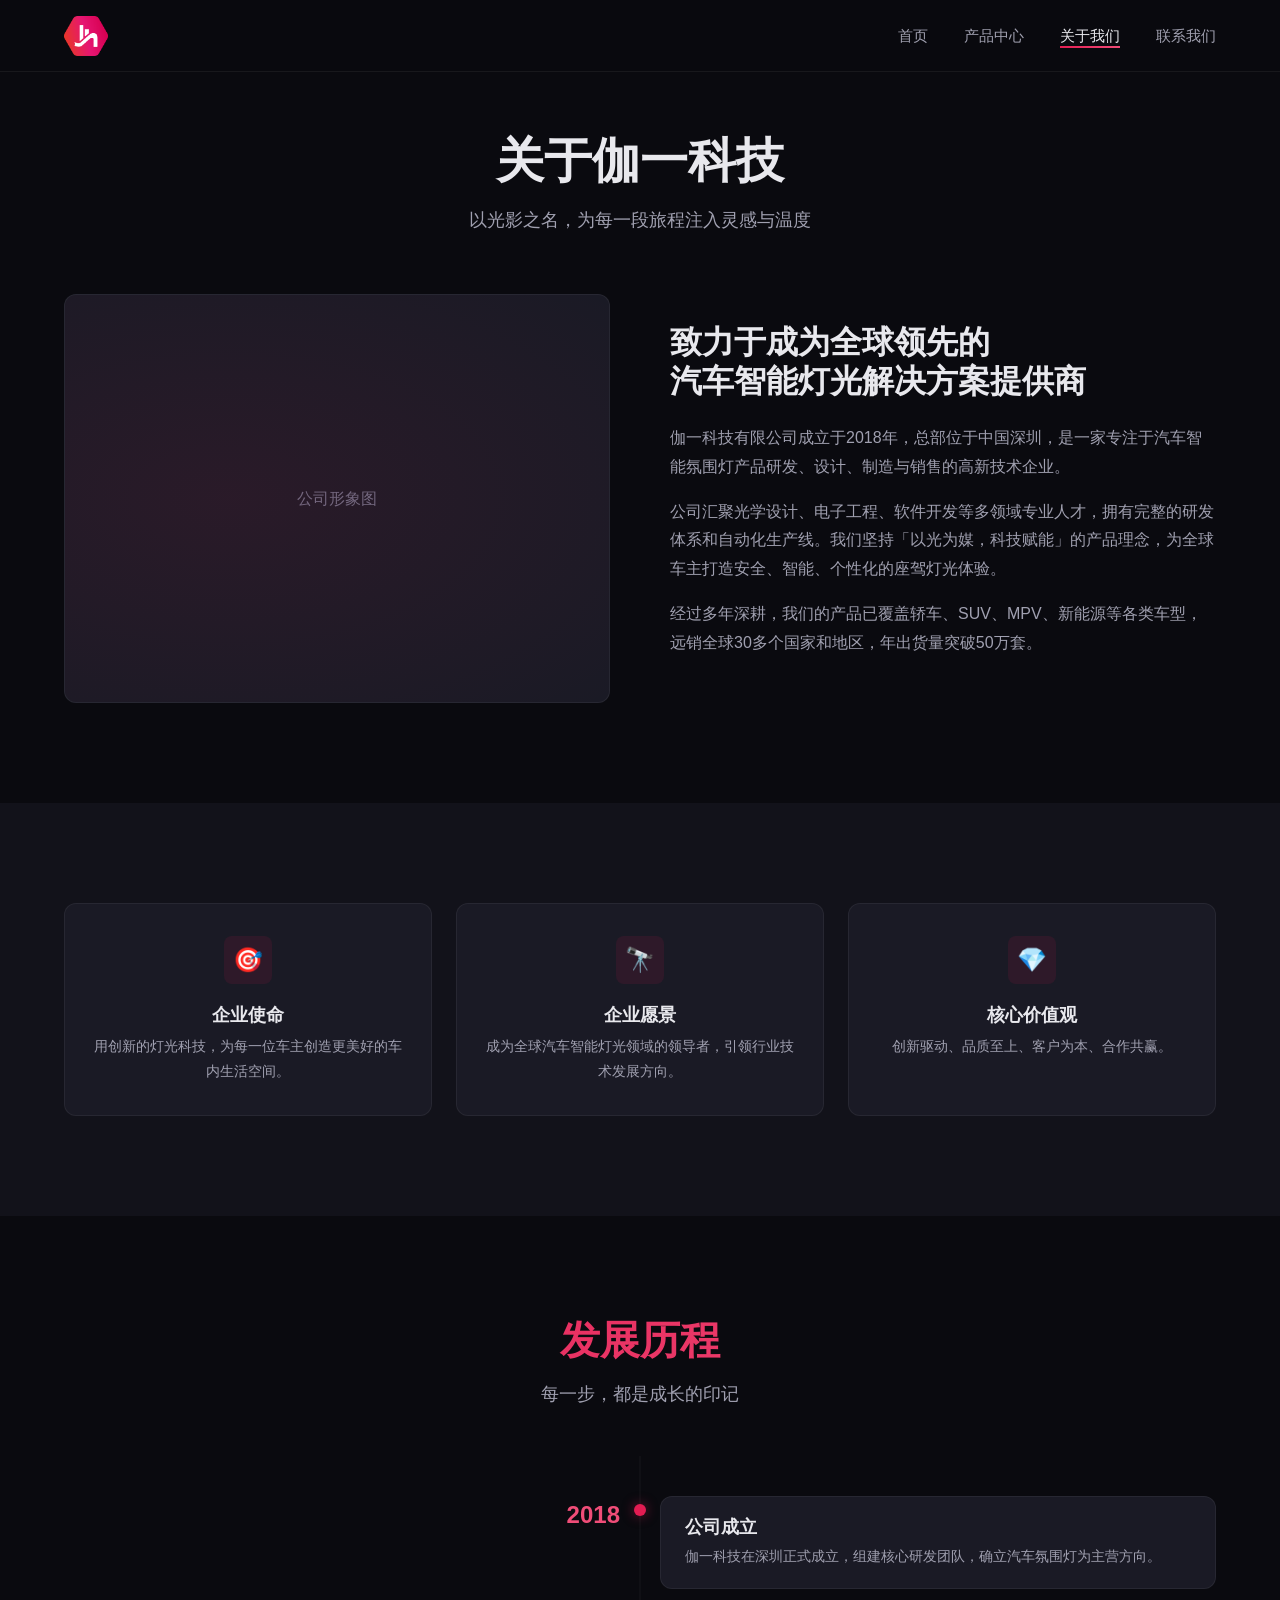
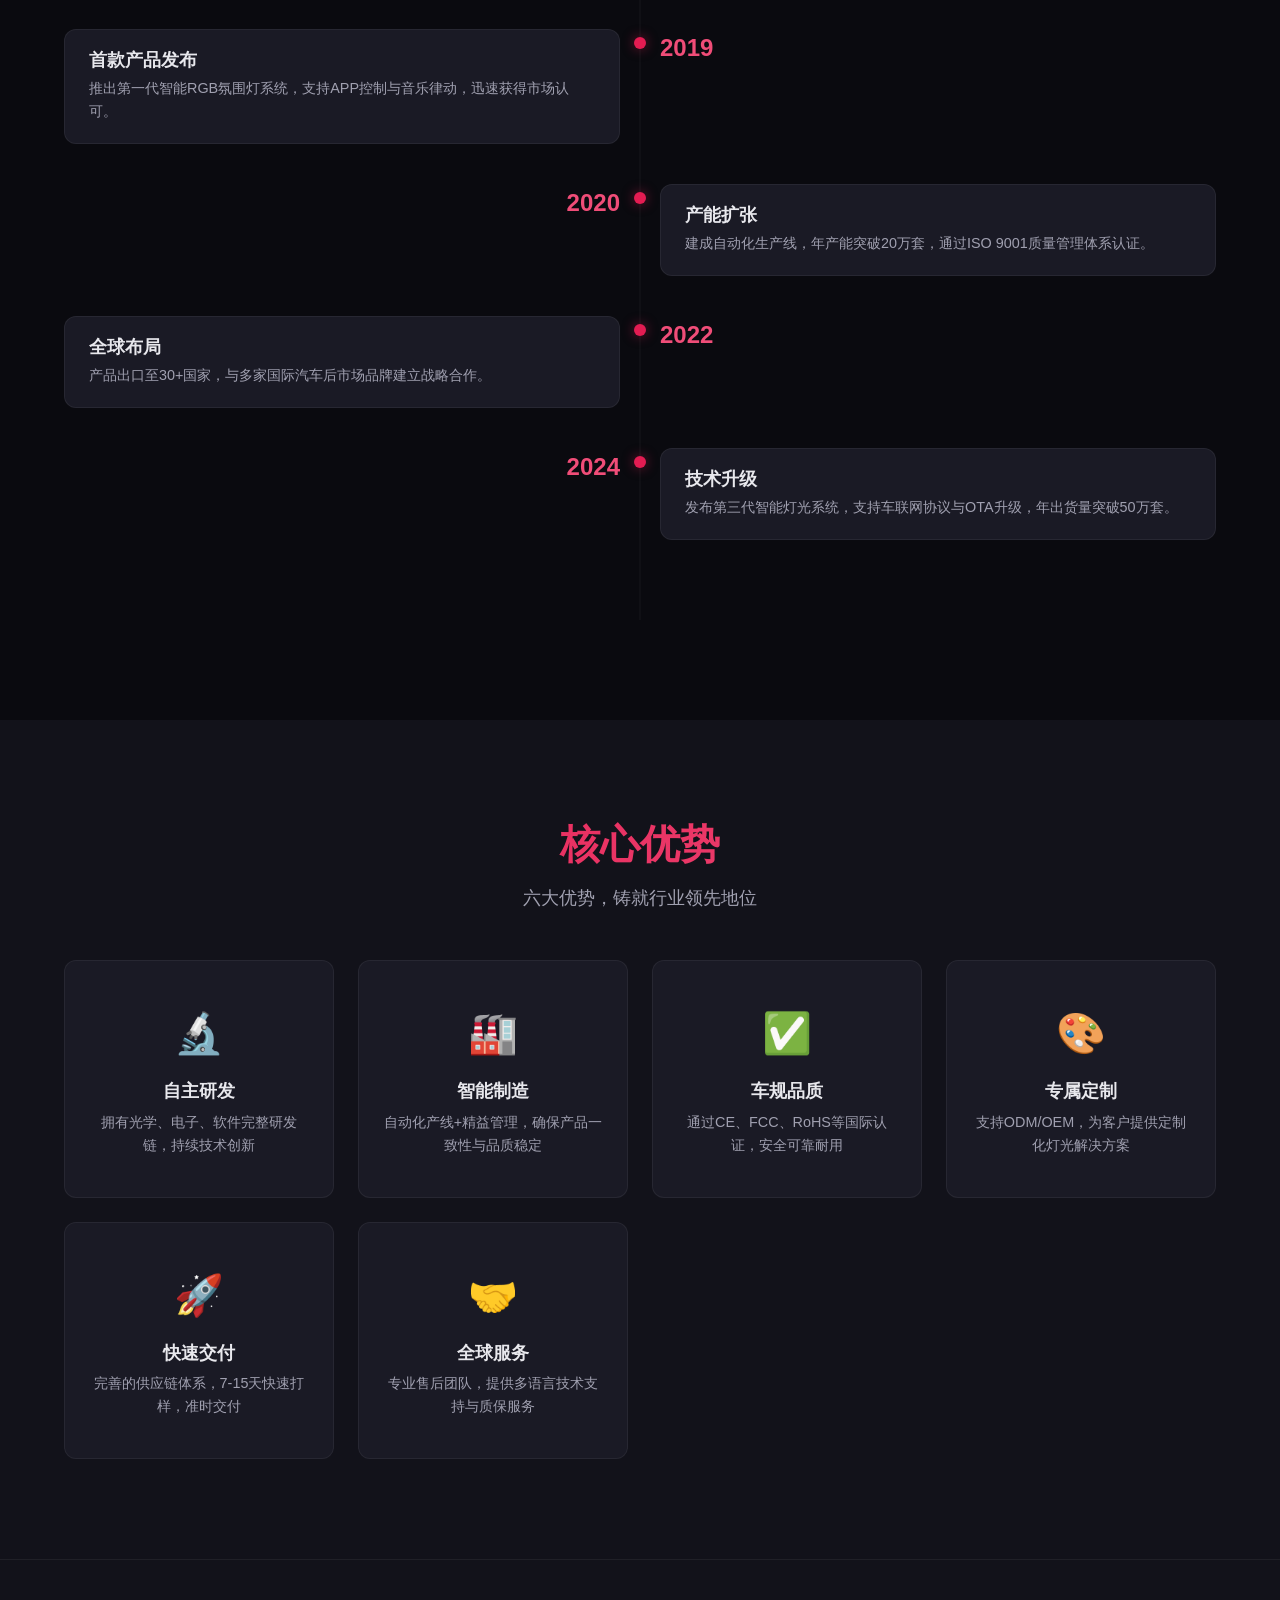
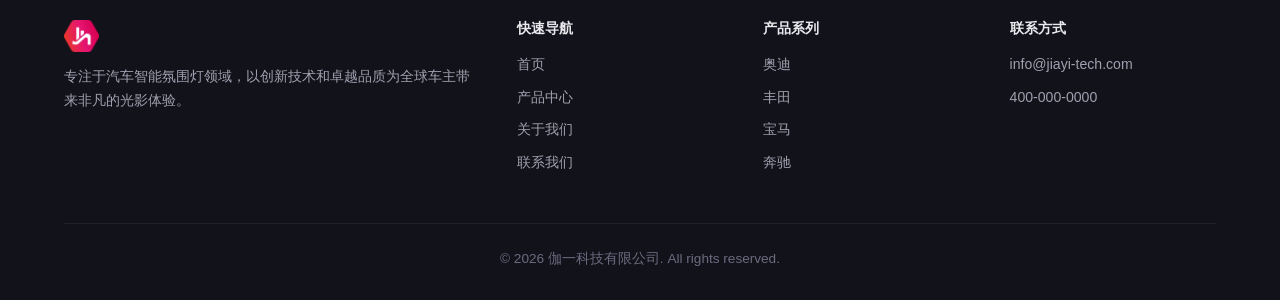
<file: about.html>
<!DOCTYPE html>
<html lang="zh-CN" style="color-scheme: dark;">
<head>
  <meta charset="UTF-8">
  <meta name="viewport" content="width=device-width, initial-scale=1.0">
  <meta name="theme-color" content="#0a0a0f">
  <title>关于我们 — 伽一科技</title>
  <meta name="description" content="了解伽一科技的发展历程、企业愿景和核心优势。我们专注汽车智能氛围灯领域，以技术创新驱动行业发展。">
  <link rel="stylesheet" href="css/style.css">
</head>
<body>

  <header class="header">
    <div class="container">
      <a href="index.html" class="logo"><img src="images/jh-logo.png" alt="伽一科技" height="40"></a>
      <nav>
        <ul class="nav-links">
          <li><a href="index.html">首页</a></li>
          <li><a href="products.html">产品中心</a></li>
          <li><a href="about.html">关于我们</a></li>
          <li><a href="contact.html">联系我们</a></li>
        </ul>
      </nav>
      <button class="menu-toggle" aria-label="菜单">
        <span></span><span></span><span></span>
      </button>
    </div>
  </header>

  <!-- About Hero -->
  <section class="about-hero">
    <div class="container reveal">
      <h1>关于伽一科技</h1>
      <p>以光影之名，为每一段旅程注入灵感与温度</p>
    </div>
  </section>

  <!-- Company Intro -->
  <section class="section" style="padding-top: 0;">
    <div class="container">
      <div class="about-content reveal">
        <div class="about-image"><div class="about-placeholder">公司形象图</div></div>
        <div class="about-text">
          <h2>致力于成为全球领先的<br>汽车智能灯光解决方案提供商</h2>
          <p>伽一科技有限公司成立于2018年，总部位于中国深圳，是一家专注于汽车智能氛围灯产品研发、设计、制造与销售的高新技术企业。</p>
          <p>公司汇聚光学设计、电子工程、软件开发等多领域专业人才，拥有完整的研发体系和自动化生产线。我们坚持「以光为媒，科技赋能」的产品理念，为全球车主打造安全、智能、个性化的座驾灯光体验。</p>
          <p>经过多年深耕，我们的产品已覆盖轿车、SUV、MPV、新能源等各类车型，远销全球30多个国家和地区，年出货量突破50万套。</p>
        </div>
      </div>
    </div>
  </section>

  <!-- Vision & Mission -->
  <section class="section" style="background: var(--color-bg-secondary);">
    <div class="container">
      <div class="features-grid">
        <div class="feature-card reveal" style="text-align: center;">
          <div class="icon" style="margin-inline: auto;">🎯</div>
          <h3>企业使命</h3>
          <p>用创新的灯光科技，为每一位车主创造更美好的车内生活空间。</p>
        </div>
        <div class="feature-card reveal" style="text-align: center;">
          <div class="icon" style="margin-inline: auto;">🔭</div>
          <h3>企业愿景</h3>
          <p>成为全球汽车智能灯光领域的领导者，引领行业技术发展方向。</p>
        </div>
        <div class="feature-card reveal" style="text-align: center;">
          <div class="icon" style="margin-inline: auto;">💎</div>
          <h3>核心价值观</h3>
          <p>创新驱动、品质至上、客户为本、合作共赢。</p>
        </div>
      </div>
    </div>
  </section>

  <!-- Timeline -->
  <section class="section">
    <div class="container">
      <h2 class="section-title reveal">发展历程</h2>
      <p class="section-subtitle reveal">每一步，都是成长的印记</p>
      <div class="timeline reveal">
        <div class="timeline-item">
          <div class="timeline-year">2018</div>
          <div class="timeline-dot"></div>
          <div class="timeline-content">
            <h3>公司成立</h3>
            <p>伽一科技在深圳正式成立，组建核心研发团队，确立汽车氛围灯为主营方向。</p>
          </div>
        </div>
        <div class="timeline-item">
          <div class="timeline-year">2019</div>
          <div class="timeline-dot"></div>
          <div class="timeline-content">
            <h3>首款产品发布</h3>
            <p>推出第一代智能RGB氛围灯系统，支持APP控制与音乐律动，迅速获得市场认可。</p>
          </div>
        </div>
        <div class="timeline-item">
          <div class="timeline-year">2020</div>
          <div class="timeline-dot"></div>
          <div class="timeline-content">
            <h3>产能扩张</h3>
            <p>建成自动化生产线，年产能突破20万套，通过ISO 9001质量管理体系认证。</p>
          </div>
        </div>
        <div class="timeline-item">
          <div class="timeline-year">2022</div>
          <div class="timeline-dot"></div>
          <div class="timeline-content">
            <h3>全球布局</h3>
            <p>产品出口至30+国家，与多家国际汽车后市场品牌建立战略合作。</p>
          </div>
        </div>
        <div class="timeline-item">
          <div class="timeline-year">2024</div>
          <div class="timeline-dot"></div>
          <div class="timeline-content">
            <h3>技术升级</h3>
            <p>发布第三代智能灯光系统，支持车联网协议与OTA升级，年出货量突破50万套。</p>
          </div>
        </div>
      </div>
    </div>
  </section>

  <!-- Advantages -->
  <section class="section" style="background: var(--color-bg-secondary);">
    <div class="container">
      <h2 class="section-title reveal">核心优势</h2>
      <p class="section-subtitle reveal">六大优势，铸就行业领先地位</p>
      <div class="advantages-grid reveal">
        <div class="advantage-card">
          <div class="icon">🔬</div>
          <h3>自主研发</h3>
          <p>拥有光学、电子、软件完整研发链，持续技术创新</p>
        </div>
        <div class="advantage-card">
          <div class="icon">🏭</div>
          <h3>智能制造</h3>
          <p>自动化产线+精益管理，确保产品一致性与品质稳定</p>
        </div>
        <div class="advantage-card">
          <div class="icon">✅</div>
          <h3>车规品质</h3>
          <p>通过CE、FCC、RoHS等国际认证，安全可靠耐用</p>
        </div>
        <div class="advantage-card">
          <div class="icon">🎨</div>
          <h3>专属定制</h3>
          <p>支持ODM/OEM，为客户提供定制化灯光解决方案</p>
        </div>
        <div class="advantage-card">
          <div class="icon">🚀</div>
          <h3>快速交付</h3>
          <p>完善的供应链体系，7-15天快速打样，准时交付</p>
        </div>
        <div class="advantage-card">
          <div class="icon">🤝</div>
          <h3>全球服务</h3>
          <p>专业售后团队，提供多语言技术支持与质保服务</p>
        </div>
      </div>
    </div>
  </section>

  <!-- Footer -->
  <footer class="footer">
    <div class="container">
      <div class="footer-grid">
        <div class="footer-brand">
          <h3><img src="images/jh-logo.png" alt="伽一科技" height="32"></h3>
          <p>专注于汽车智能氛围灯领域，以创新技术和卓越品质为全球车主带来非凡的光影体验。</p>
        </div>
        <div class="footer-col">
          <h4>快速导航</h4>
          <a href="index.html">首页</a>
          <a href="products.html">产品中心</a>
          <a href="about.html">关于我们</a>
          <a href="contact.html">联系我们</a>
        </div>
        <div class="footer-col">
          <h4>产品系列</h4>
          <a href="products.html?filter=奥迪">奥迪</a>
          <a href="products.html?filter=丰田">丰田</a>
          <a href="products.html?filter=宝马">宝马</a>
          <a href="products.html?filter=奔驰">奔驰</a>
        </div>
        <div class="footer-col">
          <h4>联系方式</h4>
          <a href="mailto:info@jiayi-tech.com">info@jiayi-tech.com</a>
          <a href="tel:400-000-0000">400-000-0000</a>
        </div>
      </div>
      <div class="footer-bottom">
        <p>&copy; 2026 伽一科技有限公司. All rights reserved.</p>
      </div>
    </div>
  </footer>

  <script src="js/main.js"></script>
</body>
</html>
</file>
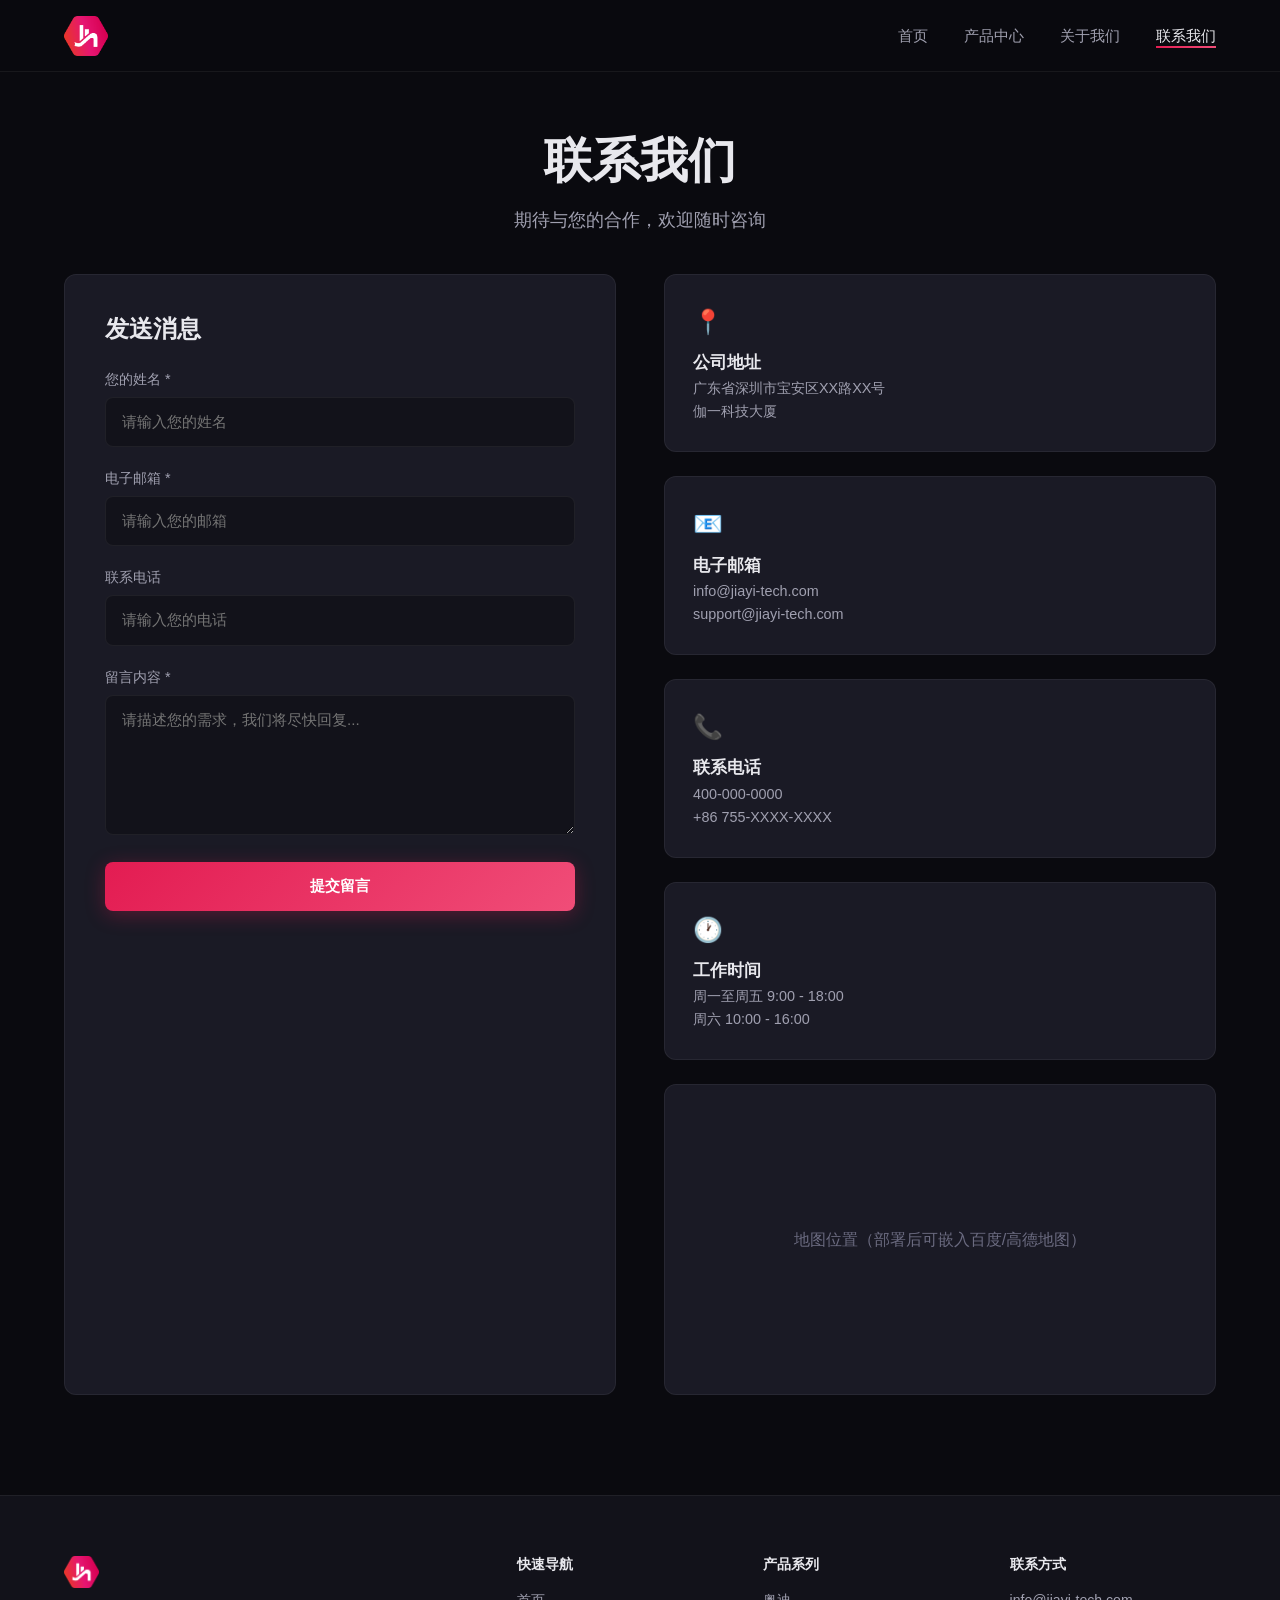
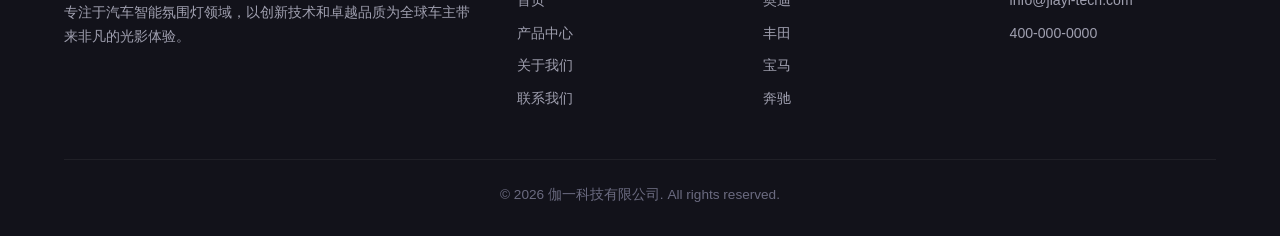
<file: contact.html>
<!DOCTYPE html>
<html lang="zh-CN" style="color-scheme: dark;">
<head>
  <meta charset="UTF-8">
  <meta name="viewport" content="width=device-width, initial-scale=1.0">
  <meta name="theme-color" content="#0a0a0f">
  <title>联系我们 — 伽一科技</title>
  <meta name="description" content="联系伽一科技，获取汽车氛围灯产品咨询、报价和售后服务。">
  <link rel="stylesheet" href="css/style.css">
</head>
<body>

  <header class="header">
    <div class="container">
      <a href="index.html" class="logo"><img src="images/jh-logo.png" alt="伽一科技" height="40"></a>
      <nav>
        <ul class="nav-links">
          <li><a href="index.html">首页</a></li>
          <li><a href="products.html">产品中心</a></li>
          <li><a href="about.html">关于我们</a></li>
          <li><a href="contact.html">联系我们</a></li>
        </ul>
      </nav>
      <button class="menu-toggle" aria-label="菜单">
        <span></span><span></span><span></span>
      </button>
    </div>
  </header>

  <section class="contact-hero">
    <div class="container reveal">
      <h1>联系我们</h1>
      <p>期待与您的合作，欢迎随时咨询</p>
    </div>
  </section>

  <section class="section" style="padding-top: 0;">
    <div class="container">
      <div class="contact-grid">

        <!-- Contact Form -->
        <div class="contact-form reveal">
          <h2>发送消息</h2>
          <form>
            <div class="form-group">
              <label for="name">您的姓名 *</label>
              <input type="text" id="name" name="name" placeholder="请输入您的姓名" required>
            </div>
            <div class="form-group">
              <label for="email">电子邮箱 *</label>
              <input type="email" id="email" name="email" placeholder="请输入您的邮箱" required>
            </div>
            <div class="form-group">
              <label for="phone">联系电话</label>
              <input type="tel" id="phone" name="phone" placeholder="请输入您的电话">
            </div>
            <div class="form-group">
              <label for="message">留言内容 *</label>
              <textarea id="message" name="message" placeholder="请描述您的需求，我们将尽快回复..." required></textarea>
            </div>
            <button type="submit" class="btn btn-primary" style="width: 100%;">提交留言</button>
          </form>
        </div>

        <!-- Contact Info -->
        <div class="contact-info-side reveal">
          <div class="contact-info-card">
            <div class="icon">📍</div>
            <h3>公司地址</h3>
            <p>广东省深圳市宝安区XX路XX号<br>伽一科技大厦</p>
          </div>

          <div class="contact-info-card">
            <div class="icon">📧</div>
            <h3>电子邮箱</h3>
            <p>info@jiayi-tech.com<br>support@jiayi-tech.com</p>
          </div>

          <div class="contact-info-card">
            <div class="icon">📞</div>
            <h3>联系电话</h3>
            <p>400-000-0000<br>+86 755-XXXX-XXXX</p>
          </div>

          <div class="contact-info-card">
            <div class="icon">🕐</div>
            <h3>工作时间</h3>
            <p>周一至周五 9:00 - 18:00<br>周六 10:00 - 16:00</p>
          </div>

          <div class="map-placeholder">
            地图位置（部署后可嵌入百度/高德地图）
          </div>
        </div>

      </div>
    </div>
  </section>

  <!-- Footer -->
  <footer class="footer">
    <div class="container">
      <div class="footer-grid">
        <div class="footer-brand">
          <h3><img src="images/jh-logo.png" alt="伽一科技" height="32"></h3>
          <p>专注于汽车智能氛围灯领域，以创新技术和卓越品质为全球车主带来非凡的光影体验。</p>
        </div>
        <div class="footer-col">
          <h4>快速导航</h4>
          <a href="index.html">首页</a>
          <a href="products.html">产品中心</a>
          <a href="about.html">关于我们</a>
          <a href="contact.html">联系我们</a>
        </div>
        <div class="footer-col">
          <h4>产品系列</h4>
          <a href="products.html?filter=奥迪">奥迪</a>
          <a href="products.html?filter=丰田">丰田</a>
          <a href="products.html?filter=宝马">宝马</a>
          <a href="products.html?filter=奔驰">奔驰</a>
        </div>
        <div class="footer-col">
          <h4>联系方式</h4>
          <a href="mailto:info@jiayi-tech.com">info@jiayi-tech.com</a>
          <a href="tel:400-000-0000">400-000-0000</a>
        </div>
      </div>
      <div class="footer-bottom">
        <p>&copy; 2026 伽一科技有限公司. All rights reserved.</p>
      </div>
    </div>
  </footer>

  <script src="js/main.js"></script>
</body>
</html>
</file>
<file: css/style.css>
/* ===== CSS Custom Properties ===== */
:root {
  --color-bg: #0a0a0f;
  --color-bg-secondary: #12121a;
  --color-bg-card: #1a1a25;
  --color-bg-card-hover: #222230;
  --color-text: #e8e8ed;
  --color-text-secondary: #a0a0b0;
  --color-text-muted: #6b6b80;
  --color-primary: #e31c52;
  --color-primary-light: #f04d78;
  --color-primary-dark: #b8123e;
  --color-primary-glow: rgba(227, 28, 82, 0.3);
  --color-border: rgba(255, 255, 255, 0.06);
  --color-gradient-1: linear-gradient(135deg, #e31c52, #f04d78);
  --color-gradient-2: linear-gradient(135deg, #e31c52, #b8123e);
  --color-gradient-3: linear-gradient(135deg, #1a1a25, #12121a);
  --font-sans: -apple-system, BlinkMacSystemFont, "Segoe UI", "PingFang SC", "Microsoft YaHei", sans-serif;
  --max-width: 1200px;
  --header-height: 72px;
  --radius: 12px;
  --radius-sm: 8px;
  --shadow-card: 0 1px 2px rgba(0,0,0,0.4), 0 4px 16px rgba(0,0,0,0.3);
  --shadow-glow: 0 0 40px rgba(227, 28, 82, 0.15), 0 0 80px rgba(227, 28, 82, 0.05);
  --transition: 0.3s background, 0.3s color, 0.3s border-color, 0.3s transform, 0.3s box-shadow, 0.3s opacity;
}

/* ===== Reset ===== */
*, *::before, *::after { box-sizing: border-box; margin: 0; padding: 0; }

html { scroll-behavior: smooth; }

body {
  font-family: var(--font-sans);
  background: var(--color-bg);
  color: var(--color-text);
  line-height: 1.6;
  -webkit-font-smoothing: antialiased;
  overflow-x: hidden;
}

img { max-width: 100%; display: block; }
a { color: inherit; text-decoration: none; }
ul { list-style: none; }
button { cursor: pointer; font: inherit; border: none; background: none; color: inherit; }

/* ===== Typography ===== */
h1, h2, h3, h4 { line-height: 1.2; font-weight: 700; }

.section-title {
  font-size: 2.5rem;
  text-align: center;
  margin-bottom: 1rem;
  background: var(--color-gradient-1);
  -webkit-background-clip: text;
  -webkit-text-fill-color: transparent;
  background-clip: text;
}

.section-subtitle {
  text-align: center;
  color: var(--color-text-secondary);
  font-size: 1.1rem;
  margin-bottom: 3rem;
  max-width: 600px;
  margin-inline: auto;
}

/* ===== Container ===== */
.container {
  max-width: var(--max-width);
  margin: 0 auto;
  padding: 0 24px;
}

/* ===== Header / Navigation ===== */
.header {
  position: fixed;
  top: 0;
  left: 0;
  right: 0;
  z-index: 1000;
  height: var(--header-height);
  background: rgba(10, 10, 15, 0.85);
  backdrop-filter: blur(12px);
  -webkit-backdrop-filter: blur(12px);
  border-bottom: 1px solid var(--color-border);
  transition: background var(--transition);
}

.header .container {
  display: flex;
  align-items: center;
  justify-content: space-between;
  height: 100%;
}

.logo {
  display: flex;
  align-items: center;
}

.logo img {
  display: block;
  height: 40px;
  width: auto;
}

.nav-links {
  display: flex;
  gap: 36px;
}

.nav-links a {
  font-size: 0.95rem;
  color: var(--color-text-secondary);
  transition: color var(--transition);
  position: relative;
}

.nav-links a::after {
  content: '';
  position: absolute;
  bottom: -4px;
  left: 0;
  width: 0;
  height: 2px;
  background: var(--color-gradient-1);
  transition: width var(--transition);
}

.nav-links a:hover,
.nav-links a.active { color: var(--color-text); }

.nav-links a:hover::after,
.nav-links a.active::after { width: 100%; }

/* Mobile menu button */
.menu-toggle {
  display: none;
  flex-direction: column;
  gap: 5px;
  padding: 4px;
  cursor: pointer;
}

.menu-toggle span {
  display: block;
  width: 24px;
  height: 2px;
  background: var(--color-text);
  transition: var(--transition);
}

.menu-toggle.active span:nth-child(1) { transform: rotate(45deg) translate(5px, 5px); }
.menu-toggle.active span:nth-child(2) { opacity: 0; }
.menu-toggle.active span:nth-child(3) { transform: rotate(-45deg) translate(5px, -5px); }

/* ===== Buttons ===== */
.btn {
  display: inline-flex;
  align-items: center;
  justify-content: center;
  padding: 12px 28px;
  border-radius: var(--radius-sm);
  font-weight: 600;
  font-size: 0.95rem;
  transition: var(--transition);
  gap: 8px;
}

.btn-primary {
  background: var(--color-gradient-1);
  color: #fff;
  box-shadow: 0 4px 20px rgba(227, 28, 82, 0.3);
}

.btn-primary:hover {
  transform: translateY(-2px);
  box-shadow: 0 6px 30px rgba(227, 28, 82, 0.45);
}

.btn-outline {
  border: 1px solid rgba(255,255,255,0.2);
  color: var(--color-text);
}

.btn-outline:hover {
  border-color: var(--color-primary);
  background: rgba(227, 28, 82, 0.1);
}

/* ===== Section Spacing ===== */
.section {
  padding: 100px 0;
}

/* ===== Hero ===== */
.hero {
  min-height: 100vh;
  display: flex;
  align-items: center;
  position: relative;
  overflow: hidden;
  padding-top: var(--header-height);
  background: url('../images/hero-poster.jpg') center/cover no-repeat;
}

/* Video background (optional, overlays the poster image) */
.hero-video {
  position: absolute;
  top: 0;
  left: 0;
  width: 100%;
  height: 100%;
  object-fit: cover;
  pointer-events: none;
  z-index: 0;
}

/* Ambient light animation overlay */
.hero::before {
  content: '';
  position: absolute;
  inset: 0;
  background:
    radial-gradient(ellipse 40% 50% at 30% 50%, rgba(227, 28, 82, 0.2), transparent 60%),
    radial-gradient(ellipse 30% 40% at 70% 40%, rgba(227, 28, 82, 0.12), transparent 60%),
    radial-gradient(ellipse 50% 40% at 60% 70%, rgba(240, 77, 120, 0.1), transparent 60%);
  pointer-events: none;
  z-index: 1;
  animation: ambientPulse 4s ease-in-out infinite alternate;
}

@keyframes ambientPulse {
  0% {
    opacity: 0.6;
    background:
      radial-gradient(ellipse 40% 50% at 30% 50%, rgba(227, 28, 82, 0.2), transparent 60%),
      radial-gradient(ellipse 30% 40% at 70% 40%, rgba(227, 28, 82, 0.12), transparent 60%),
      radial-gradient(ellipse 50% 40% at 60% 70%, rgba(240, 77, 120, 0.1), transparent 60%);
  }
  50% {
    opacity: 0.9;
    background:
      radial-gradient(ellipse 40% 50% at 35% 45%, rgba(227, 28, 82, 0.18), transparent 60%),
      radial-gradient(ellipse 30% 40% at 65% 45%, rgba(227, 28, 82, 0.22), transparent 60%),
      radial-gradient(ellipse 50% 40% at 55% 65%, rgba(240, 77, 120, 0.15), transparent 60%);
  }
  100% {
    opacity: 0.7;
    background:
      radial-gradient(ellipse 40% 50% at 25% 55%, rgba(240, 77, 120, 0.15), transparent 60%),
      radial-gradient(ellipse 30% 40% at 75% 35%, rgba(227, 28, 82, 0.18), transparent 60%),
      radial-gradient(ellipse 50% 40% at 65% 75%, rgba(227, 28, 82, 0.12), transparent 60%);
  }
}

/* Dark overlay for text readability */
.hero-overlay {
  position: absolute;
  inset: 0;
  background: linear-gradient(
    to bottom,
    rgba(10, 10, 15, 0.65) 0%,
    rgba(10, 10, 15, 0.5) 50%,
    rgba(10, 10, 15, 0.85) 100%
  );
  z-index: 1;
  pointer-events: none;
}

.hero-content {
  position: relative;
  z-index: 2;
  max-width: 700px;
}

.hero-content h1 {
  font-size: 3.5rem;
  font-weight: 800;
  letter-spacing: -0.03em;
  margin-bottom: 1.5rem;
  line-height: 1.1;
}

.hero-content h1 .highlight {
  background: var(--color-gradient-1);
  -webkit-background-clip: text;
  -webkit-text-fill-color: transparent;
  background-clip: text;
}

.hero-content p {
  font-size: 1.15rem;
  color: var(--color-text-secondary);
  margin-bottom: 2rem;
  max-width: 500px;
}

.hero-actions {
  display: flex;
  gap: 16px;
  flex-wrap: wrap;
}

.hero-visual {
  position: absolute;
  right: -60px;
  top: 50%;
  transform: translateY(-50%);
  width: 500px;
  height: 500px;
  border-radius: 50%;
  background: radial-gradient(circle, rgba(227, 28, 82, 0.08) 0%, transparent 70%);
  pointer-events: none;
}

.hero-visual::after {
  content: '';
  position: absolute;
  inset: 15%;
  border-radius: 50%;
  border: 1px solid rgba(227, 28, 82, 0.15);
  animation: spin 20s linear infinite;
}

@keyframes spin {
  to { transform: rotate(360deg); }
}

/* ===== Feature Cards ===== */
.features-grid {
  display: grid;
  grid-template-columns: repeat(auto-fit, minmax(260px, 1fr));
  gap: 24px;
}

.feature-card {
  background: var(--color-bg-card);
  border: 1px solid var(--color-border);
  border-radius: var(--radius);
  padding: 32px 28px;
  transition: var(--transition);
  position: relative;
  overflow: hidden;
}

.feature-card::before {
  content: '';
  position: absolute;
  top: 0;
  left: 0;
  right: 0;
  height: 2px;
  background: var(--color-gradient-2);
  opacity: 0;
  transition: opacity var(--transition);
}

.feature-card:hover {
  background: var(--color-bg-card-hover);
  transform: translateY(-4px);
  box-shadow: var(--shadow-glow);
}

.feature-card:hover::before { opacity: 1; }

.feature-card .icon {
  width: 48px;
  height: 48px;
  border-radius: var(--radius-sm);
  background: rgba(227, 28, 82, 0.1);
  display: flex;
  align-items: center;
  justify-content: center;
  font-size: 1.5rem;
  margin-bottom: 20px;
}

.feature-card h3 {
  font-size: 1.15rem;
  margin-bottom: 8px;
}

.feature-card p {
  color: var(--color-text-secondary);
  font-size: 0.9rem;
  line-height: 1.7;
}

/* ===== Stats Section ===== */
.stats {
  background: var(--color-bg-secondary);
}

.stats-grid {
  display: grid;
  grid-template-columns: repeat(auto-fit, minmax(180px, 1fr));
  gap: 32px;
  text-align: center;
}

.stat-item h3 {
  font-size: 3rem;
  font-weight: 800;
  background: var(--color-gradient-2);
  -webkit-background-clip: text;
  -webkit-text-fill-color: transparent;
  background-clip: text;
}

.stat-item p {
  color: var(--color-text-secondary);
  margin-top: 8px;
  font-size: 0.95rem;
}

/* ===== CTA Section ===== */
.cta-section {
  text-align: center;
  padding: 100px 0;
  position: relative;
  overflow: hidden;
}

.cta-section::before {
  content: '';
  position: absolute;
  inset: 0;
  background: radial-gradient(ellipse 50% 60% at 50% 50%, rgba(227, 28, 82, 0.08), transparent);
  pointer-events: none;
}

.cta-section h2 {
  font-size: 2.5rem;
  margin-bottom: 1rem;
}

.cta-section p {
  color: var(--color-text-secondary);
  margin-bottom: 2rem;
  font-size: 1.05rem;
}

/* ===== About Page ===== */
.about-hero {
  padding-top: calc(var(--header-height) + 60px);
  padding-bottom: 60px;
  text-align: center;
}

.about-hero h1 {
  font-size: 3rem;
  margin-bottom: 1rem;
}

.about-hero p {
  color: var(--color-text-secondary);
  font-size: 1.1rem;
  max-width: 600px;
  margin: 0 auto;
}

.about-content {
  display: grid;
  grid-template-columns: 1fr 1fr;
  gap: 60px;
  align-items: center;
}

.about-image {
  aspect-ratio: 4/3;
  background: var(--color-bg-card);
  border-radius: var(--radius);
  border: 1px solid var(--color-border);
  position: relative;
  overflow: hidden;
}

.about-image img {
  width: 100%;
  height: 100%;
  object-fit: cover;
}

.about-placeholder {
  width: 100%;
  height: 100%;
  display: flex;
  align-items: center;
  justify-content: center;
  color: var(--color-text-muted);
  font-size: 1rem;
}

.about-image::before {
  content: '';
  position: absolute;
  inset: 0;
  background: radial-gradient(ellipse at 30% 50%, rgba(227, 28, 82, 0.08), transparent);
  z-index: 1;
  pointer-events: none;
}

.about-text h2 {
  font-size: 2rem;
  margin-bottom: 1.5rem;
}

.about-text p {
  color: var(--color-text-secondary);
  margin-bottom: 1rem;
  line-height: 1.8;
}

/* Timeline */
.timeline {
  position: relative;
  padding: 40px 0;
}

.timeline::before {
  content: '';
  position: absolute;
  left: 50%;
  top: 0;
  bottom: 0;
  width: 1px;
  background: var(--color-border);
  transform: translateX(-50%);
}

.timeline-item {
  display: grid;
  grid-template-columns: 1fr 1fr;
  gap: 40px;
  margin-bottom: 40px;
  position: relative;
}

.timeline-item:nth-child(even) { direction: rtl; }
.timeline-item:nth-child(even) .timeline-content { direction: ltr; }

.timeline-dot {
  position: absolute;
  left: 50%;
  top: 8px;
  width: 12px;
  height: 12px;
  border-radius: 50%;
  background: var(--color-primary);
  transform: translateX(-50%);
  box-shadow: 0 0 12px rgba(227, 28, 82, 0.5);
  z-index: 1;
}

.timeline-year {
  font-size: 1.5rem;
  font-weight: 800;
  color: var(--color-primary-light);
  text-align: right;
}

.timeline-item:nth-child(even) .timeline-year { text-align: left; }

.timeline-content {
  background: var(--color-bg-card);
  border: 1px solid var(--color-border);
  border-radius: var(--radius);
  padding: 20px 24px;
}

.timeline-content h3 {
  margin-bottom: 6px;
  font-size: 1.1rem;
}

.timeline-content p {
  color: var(--color-text-secondary);
  font-size: 0.9rem;
}

/* ===== Advantages Cards ===== */
.advantages-grid {
  display: grid;
  grid-template-columns: repeat(auto-fit, minmax(240px, 1fr));
  gap: 24px;
}

.advantage-card {
  text-align: center;
  padding: 40px 24px;
  background: var(--color-bg-card);
  border: 1px solid var(--color-border);
  border-radius: var(--radius);
  transition: var(--transition);
}

.advantage-card:hover {
  transform: translateY(-4px);
  box-shadow: var(--shadow-glow);
}

.advantage-card .icon {
  font-size: 2.5rem;
  margin-bottom: 16px;
}

.advantage-card h3 {
  margin-bottom: 8px;
  font-size: 1.1rem;
}

.advantage-card p {
  color: var(--color-text-secondary);
  font-size: 0.9rem;
}

/* ===== Products Page ===== */
.products-hero {
  padding-top: calc(var(--header-height) + 60px);
  padding-bottom: 40px;
  text-align: center;
}

.products-hero h1 {
  font-size: 3rem;
  margin-bottom: 1rem;
}

.products-hero p {
  color: var(--color-text-secondary);
  font-size: 1.1rem;
  max-width: 600px;
  margin: 0 auto;
}

.filter-bar {
  display: flex;
  justify-content: center;
  gap: 12px;
  margin-bottom: 48px;
  flex-wrap: wrap;
}

.filter-btn {
  padding: 8px 22px;
  border-radius: 100px;
  border: 1px solid var(--color-border);
  color: var(--color-text-secondary);
  font-size: 0.9rem;
  transition: var(--transition);
}

.filter-btn:hover,
.filter-btn.active {
  border-color: var(--color-primary);
  background: rgba(227, 28, 82, 0.15);
  color: var(--color-text);
}

.products-grid {
  display: grid;
  grid-template-columns: repeat(auto-fill, minmax(320px, 1fr));
  gap: 28px;
}

.product-card {
  background: var(--color-bg-card);
  border: 1px solid var(--color-border);
  border-radius: var(--radius);
  overflow: hidden;
  transition: var(--transition);
  cursor: pointer;
}

.product-card:hover {
  transform: translateY(-4px);
  box-shadow: var(--shadow-glow);
}

.product-image {
  aspect-ratio: 16/10;
  background: var(--color-bg-secondary);
  position: relative;
  overflow: hidden;
}

.product-image img {
  position: absolute;
  inset: 0;
  width: 100%;
  height: 100%;
  object-fit: cover;
  transition: opacity 0.5s ease, transform 0.6s ease;
}

/* Product image (default visible) */
.product-image .img-default {
  opacity: 1;
  z-index: 1;
}

/* Effect image (hidden by default) */
.product-image .img-hover {
  opacity: 0;
  z-index: 2;
}

.product-card:hover .img-default {
  opacity: 0;
}

.product-card:hover .img-hover {
  opacity: 1;
  transform: scale(1.05);
}

/* Glow overlay: shows when effect image is missing */
.img-glow {
  position: absolute;
  inset: 0;
  z-index: 2;
  opacity: 0;
  pointer-events: none;
  background: radial-gradient(ellipse at center, rgba(227, 28, 82, 0.25) 0%, rgba(227, 28, 82, 0.08) 40%, transparent 70%);
  transition: opacity 0.5s ease;
}

.product-card:hover .img-glow {
  opacity: 1;
}

/* Hide glow when effect image loaded successfully */
.product-image.has-effect .img-glow {
  display: none;
}

.product-image::after {
  content: '';
  position: absolute;
  bottom: 0;
  left: 0;
  right: 0;
  height: 30%;
  background: linear-gradient(to top, var(--color-bg-card), transparent);
  z-index: 3;
  pointer-events: none;
  transition: opacity 0.4s ease;
}

.product-info {
  padding: 20px 24px;
}

.product-info .tag {
  display: inline-block;
  padding: 4px 12px;
  border-radius: 100px;
  font-size: 0.75rem;
  background: rgba(227, 28, 82, 0.15);
  color: var(--color-primary-light);
  margin-bottom: 10px;
}

.product-info h3 {
  font-size: 1.1rem;
  margin-bottom: 6px;
}

.product-info p {
  color: var(--color-text-secondary);
  font-size: 0.88rem;
  line-height: 1.6;
}

.products-cta {
  text-align: center;
  padding: 40px 0 0;
}

.products-cta p {
  color: var(--color-text-secondary);
  margin-bottom: 16px;
}

/* ===== Product Modal ===== */
.modal-overlay {
  position: fixed;
  inset: 0;
  background: rgba(0, 0, 0, 0.8);
  backdrop-filter: blur(4px);
  z-index: 2000;
  display: flex;
  align-items: center;
  justify-content: center;
  padding: 24px;
  opacity: 0;
  pointer-events: none;
  transition: opacity var(--transition);
}

.modal-overlay.active {
  opacity: 1;
  pointer-events: auto;
}

.modal {
  background: var(--color-bg-card);
  border: 1px solid var(--color-border);
  border-radius: var(--radius);
  max-width: 700px;
  width: 100%;
  max-height: 90vh;
  overflow-y: auto;
  padding: 40px;
  position: relative;
}

.modal-close {
  position: absolute;
  top: 16px;
  right: 16px;
  width: 36px;
  height: 36px;
  border-radius: 50%;
  background: rgba(255,255,255,0.06);
  display: flex;
  align-items: center;
  justify-content: center;
  font-size: 1.2rem;
  transition: background var(--transition);
}

.modal-close:hover { background: rgba(255,255,255,0.12); }

.modal-image {
  aspect-ratio: 16/9;
  background: var(--color-bg-secondary);
  border-radius: var(--radius-sm);
  margin-bottom: 24px;
  overflow: hidden;
}

.modal h2 {
  font-size: 1.6rem;
  margin-bottom: 4px;
}

.modal .tag {
  display: inline-block;
  padding: 4px 12px;
  border-radius: 100px;
  font-size: 0.8rem;
  background: rgba(227, 28, 82, 0.15);
  color: var(--color-primary-light);
  margin-bottom: 16px;
}

.modal p {
  color: var(--color-text-secondary);
  line-height: 1.8;
  margin-bottom: 16px;
}

.modal-specs {
  display: grid;
  grid-template-columns: 1fr 1fr;
  gap: 12px;
}

.modal-specs .spec {
  background: rgba(255,255,255,0.03);
  padding: 12px 16px;
  border-radius: var(--radius-sm);
}

.modal-specs .spec-label {
  font-size: 0.8rem;
  color: var(--color-text-muted);
}

.modal-specs .spec-value {
  font-weight: 600;
  font-size: 0.95rem;
}

/* ===== Contact Page ===== */
.contact-hero {
  padding-top: calc(var(--header-height) + 60px);
  padding-bottom: 40px;
  text-align: center;
}

.contact-hero h1 {
  font-size: 3rem;
  margin-bottom: 1rem;
}

.contact-hero p {
  color: var(--color-text-secondary);
  font-size: 1.1rem;
  max-width: 600px;
  margin: 0 auto;
}

.contact-grid {
  display: grid;
  grid-template-columns: 1fr 1fr;
  gap: 48px;
}

.contact-form {
  background: var(--color-bg-card);
  border: 1px solid var(--color-border);
  border-radius: var(--radius);
  padding: 40px;
}

.contact-form h2 {
  font-size: 1.5rem;
  margin-bottom: 24px;
}

.form-group {
  margin-bottom: 20px;
}

.form-group label {
  display: block;
  margin-bottom: 6px;
  font-size: 0.9rem;
  color: var(--color-text-secondary);
}

.form-group input,
.form-group textarea {
  width: 100%;
  padding: 12px 16px;
  background: var(--color-bg-secondary);
  border: 1px solid var(--color-border);
  border-radius: var(--radius-sm);
  color: var(--color-text);
  font: inherit;
  font-size: 0.95rem;
  transition: border-color var(--transition);
  resize: vertical;
}

.form-group input:focus,
.form-group textarea:focus {
  outline: 2px solid var(--color-primary);
  outline-offset: 2px;
  border-color: var(--color-primary);
}

.form-group textarea { min-height: 140px; }

.contact-info-side {
  display: flex;
  flex-direction: column;
  gap: 24px;
}

.contact-info-card {
  background: var(--color-bg-card);
  border: 1px solid var(--color-border);
  border-radius: var(--radius);
  padding: 28px;
  transition: var(--transition);
}

.contact-info-card:hover {
  box-shadow: var(--shadow-glow);
}

.contact-info-card .icon {
  font-size: 1.5rem;
  margin-bottom: 12px;
}

.contact-info-card h3 {
  font-size: 1.05rem;
  margin-bottom: 4px;
}

.contact-info-card p {
  color: var(--color-text-secondary);
  font-size: 0.9rem;
}

.map-placeholder {
  aspect-ratio: 16/9;
  background: var(--color-bg-card);
  border: 1px solid var(--color-border);
  border-radius: var(--radius);
  display: flex;
  align-items: center;
  justify-content: center;
  color: var(--color-text-muted);
}

/* ===== Footer ===== */
.footer {
  background: var(--color-bg-secondary);
  border-top: 1px solid var(--color-border);
  padding: 60px 0 30px;
}

.footer-grid {
  display: grid;
  grid-template-columns: 2fr 1fr 1fr 1fr;
  gap: 40px;
  margin-bottom: 40px;
}

.footer-brand h3 {
  margin-bottom: 12px;
}

.footer-brand h3 img {
  display: block;
  height: 32px;
  width: auto;
}

.footer-brand p {
  color: var(--color-text-secondary);
  font-size: 0.9rem;
  line-height: 1.7;
}

.footer-col h4 {
  font-size: 0.9rem;
  margin-bottom: 16px;
  color: var(--color-text);
}

.footer-col a {
  display: block;
  color: var(--color-text-secondary);
  font-size: 0.88rem;
  margin-bottom: 10px;
  transition: color var(--transition);
}

.footer-col a:hover { color: var(--color-primary-light); }

.footer-bottom {
  border-top: 1px solid var(--color-border);
  padding-top: 24px;
  text-align: center;
  color: var(--color-text-muted);
  font-size: 0.85rem;
}

/* ===== Scroll Reveal Animation ===== */
.reveal {
  opacity: 0;
  transform: translateY(30px);
  transition: opacity 0.6s ease, transform 0.6s ease;
}

.reveal.visible {
  opacity: 1;
  transform: translateY(0);
}

/* ===== Toast Message ===== */
.toast {
  position: fixed;
  bottom: 32px;
  right: 32px;
  background: var(--color-bg-card);
  border: 1px solid var(--color-border);
  border-radius: var(--radius-sm);
  padding: 16px 24px;
  z-index: 3000;
  box-shadow: 0 8px 32px rgba(0,0,0,0.5);
  transform: translateY(100px);
  opacity: 0;
  transition: var(--transition);
}

.toast.show {
  transform: translateY(0);
  opacity: 1;
}

.toast.success { border-color: var(--color-accent); }
.toast.error { border-color: #ef4444; }

/* ===== Responsive ===== */
@media (max-width: 1024px) {
  .hero-content h1 { font-size: 2.8rem; }
  .hero-visual { width: 350px; height: 350px; right: -40px; }
  .about-content { grid-template-columns: 1fr; gap: 40px; }
  .footer-grid { grid-template-columns: 1fr 1fr; }
  .contact-grid { grid-template-columns: 1fr; }
}

@media (max-width: 768px) {
  :root { --header-height: 64px; }

  .menu-toggle { display: flex; }

  .nav-links {
    position: fixed;
    top: var(--header-height);
    left: 0;
    right: 0;
    background: rgba(10, 10, 15, 0.95);
    backdrop-filter: blur(12px);
    flex-direction: column;
    padding: 24px;
    gap: 20px;
    border-bottom: 1px solid var(--color-border);
    transform: translateY(-100%);
    opacity: 0;
    pointer-events: none;
    transition: var(--transition);
  }

  .nav-links.active {
    transform: translateY(0);
    opacity: 1;
    pointer-events: auto;
  }

  .hero-content h1 { font-size: 2.2rem; }
  .hero-visual { display: none; }

  .section-title { font-size: 1.8rem; }
  .section { padding: 60px 0; }

  .timeline::before { left: 20px; }
  .timeline-item { grid-template-columns: 1fr; gap: 16px; direction: ltr !important; }
  .timeline-item:nth-child(even) .timeline-content { direction: ltr; }
  .timeline-dot { left: 20px; }
  .timeline-year { text-align: left !important; padding-left: 48px; }

  .about-hero h1,
  .products-hero h1,
  .contact-hero h1 { font-size: 2rem; }

  .products-grid { grid-template-columns: 1fr; }

  .modal { padding: 24px; }
  .modal-specs { grid-template-columns: 1fr; }

  .footer-grid { grid-template-columns: 1fr; gap: 32px; }
}

@media (max-width: 480px) {
  .hero-content h1 { font-size: 1.8rem; }
  .hero-actions { flex-direction: column; }
  .hero-actions .btn { width: 100%; }
  .section-title { font-size: 1.5rem; }
  .contact-form { padding: 24px; }
  .stats-grid { grid-template-columns: 1fr 1fr; }
  .stat-item h3 { font-size: 2.2rem; }
}

/* ===== Accessibility ===== */
@media (prefers-reduced-motion: reduce) {
  *, *::before, *::after {
    animation-duration: 0.01ms !important;
    animation-iteration-count: 1 !important;
    transition-duration: 0.01ms !important;
  }
}

button, .btn, [role="button"] {
  touch-action: manipulation;
}

/* Focus visible for keyboard navigation */
:focus-visible {
  outline: 2px solid var(--color-primary);
  outline-offset: 2px;
}

:focus:not(:focus-visible) {
  outline: none;
}
</file>
